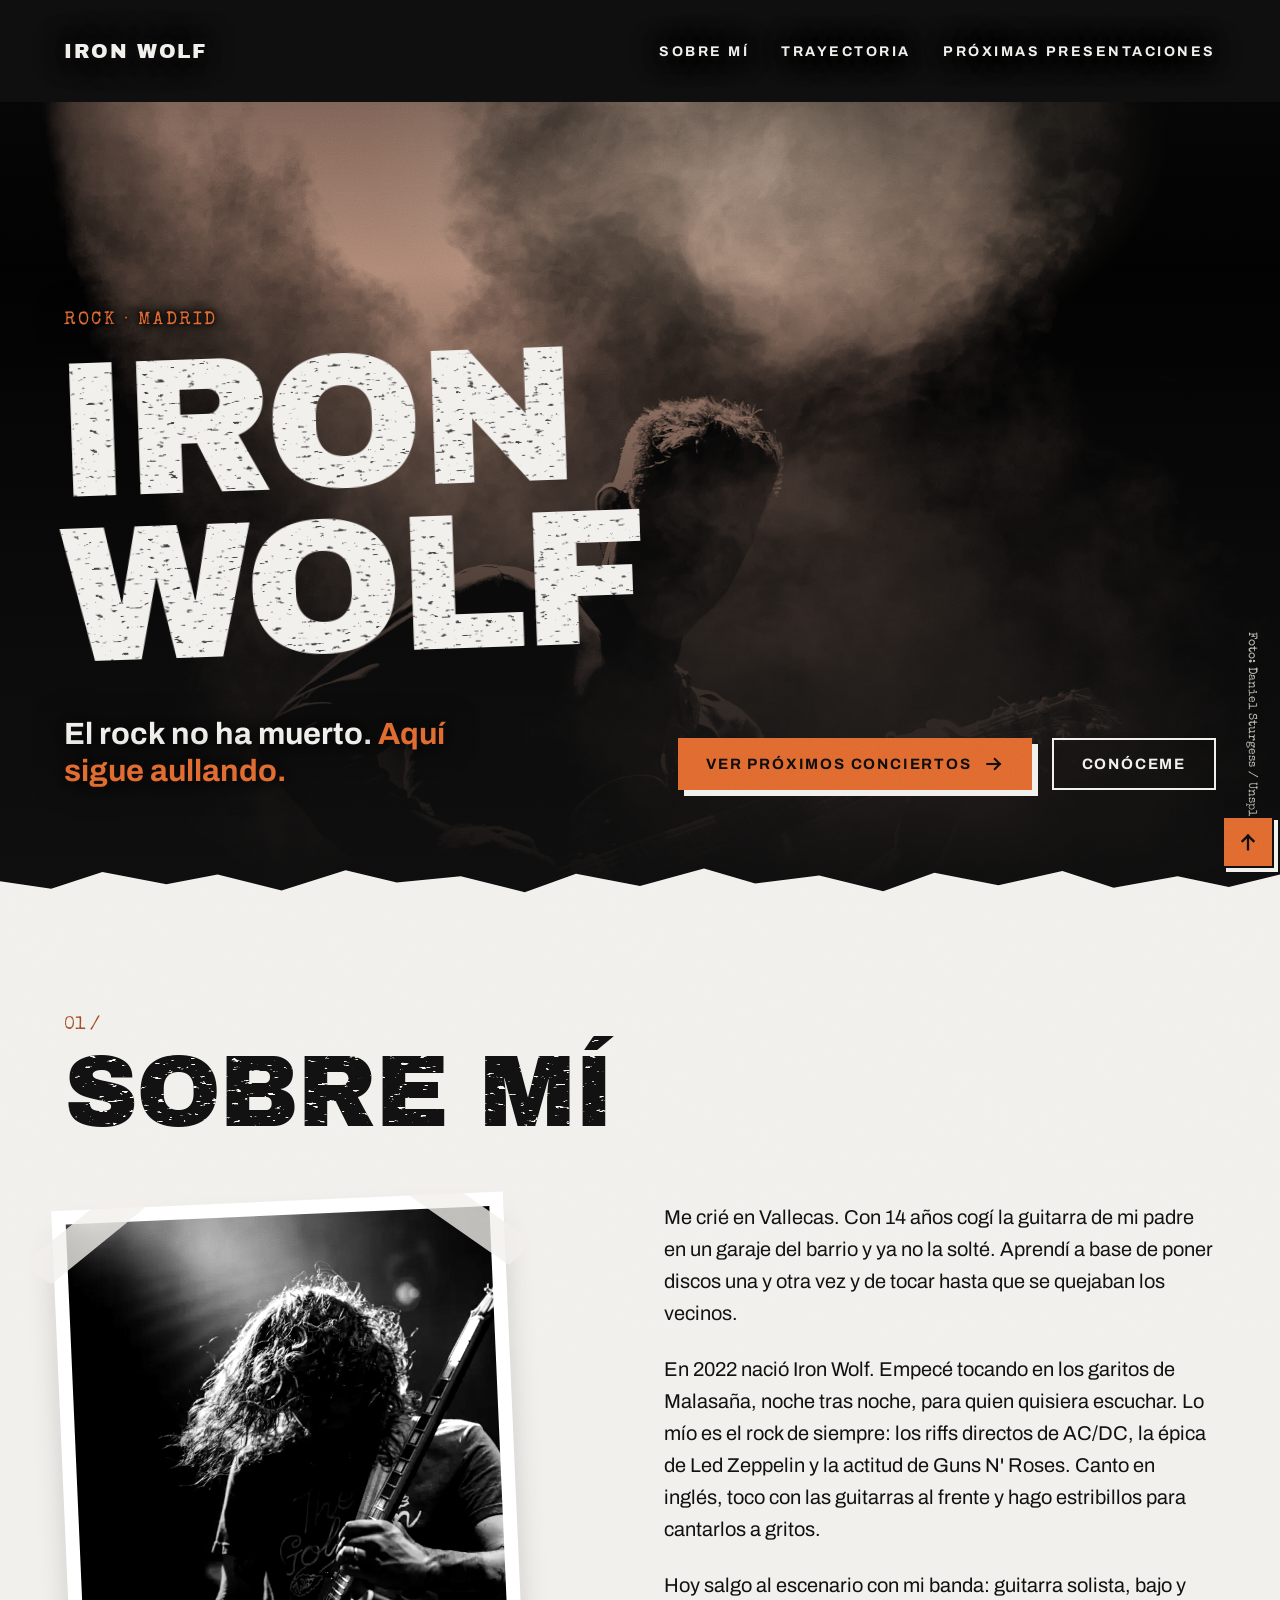
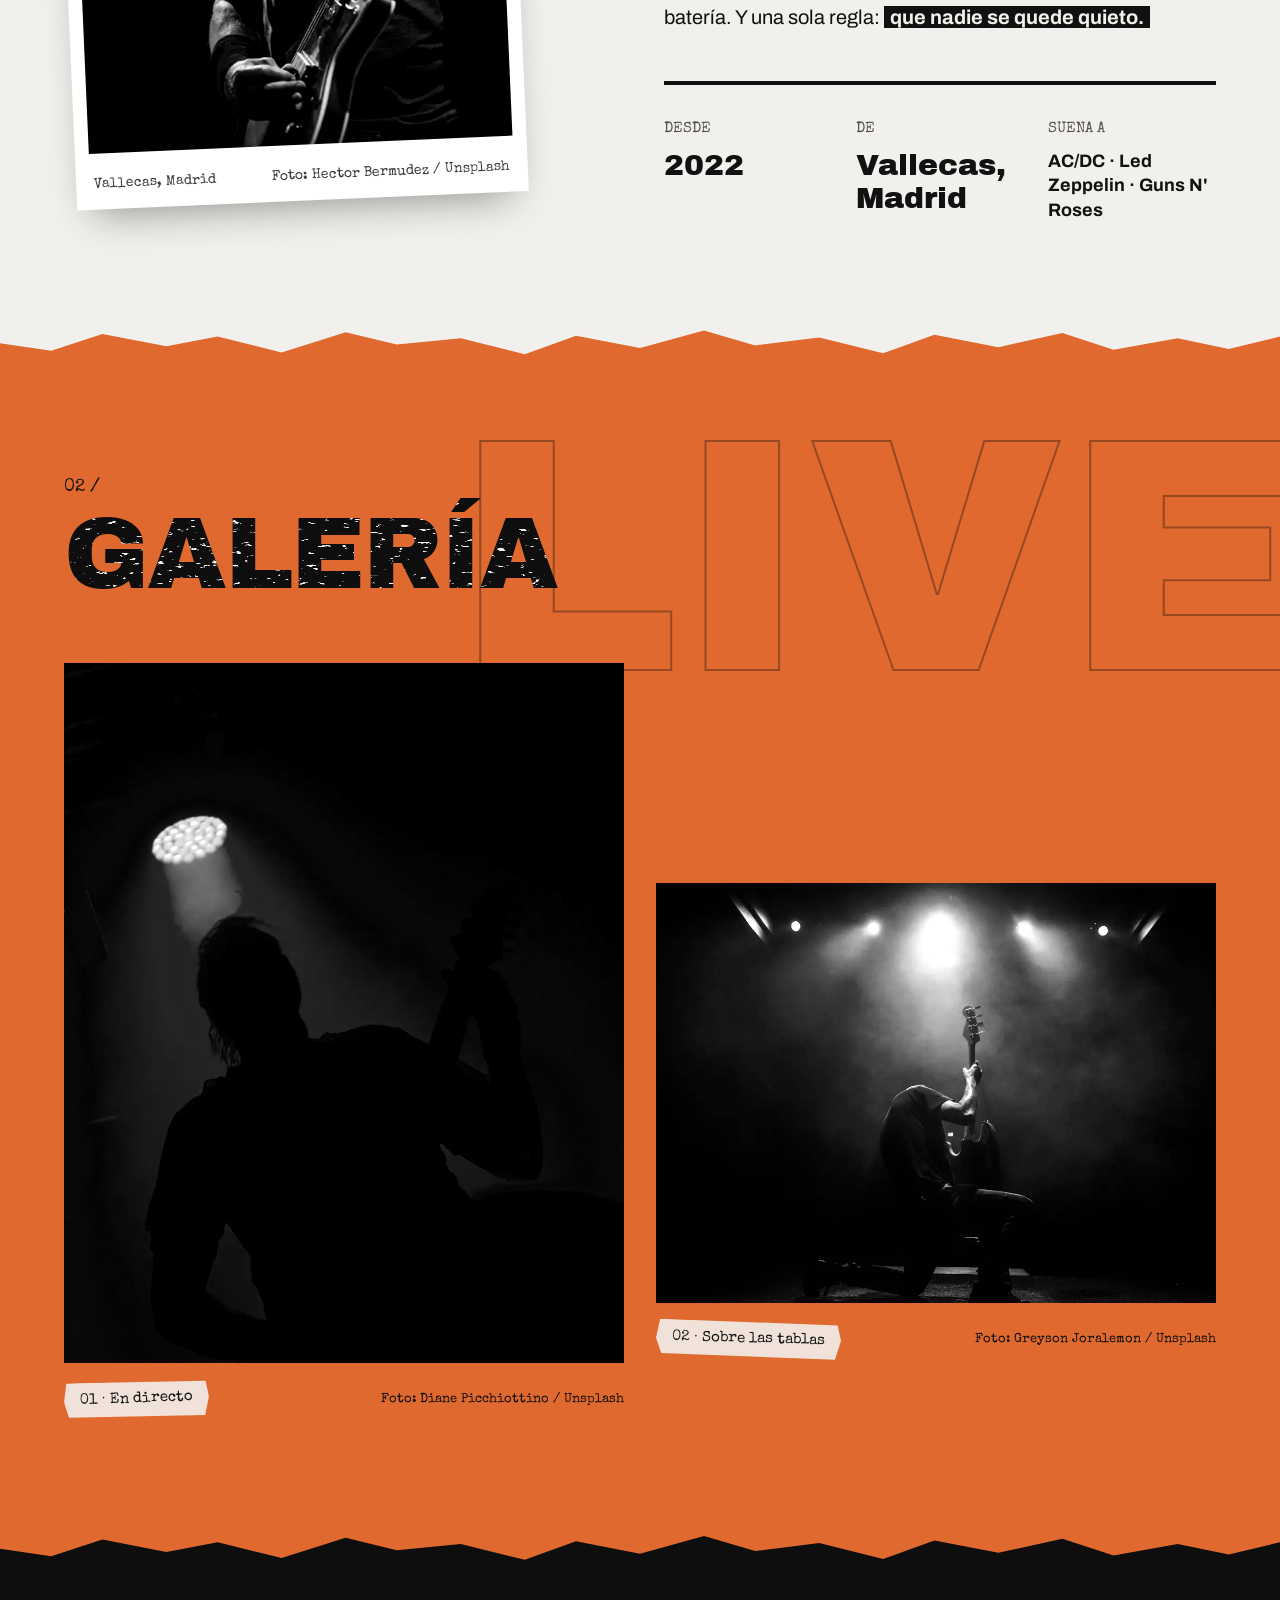
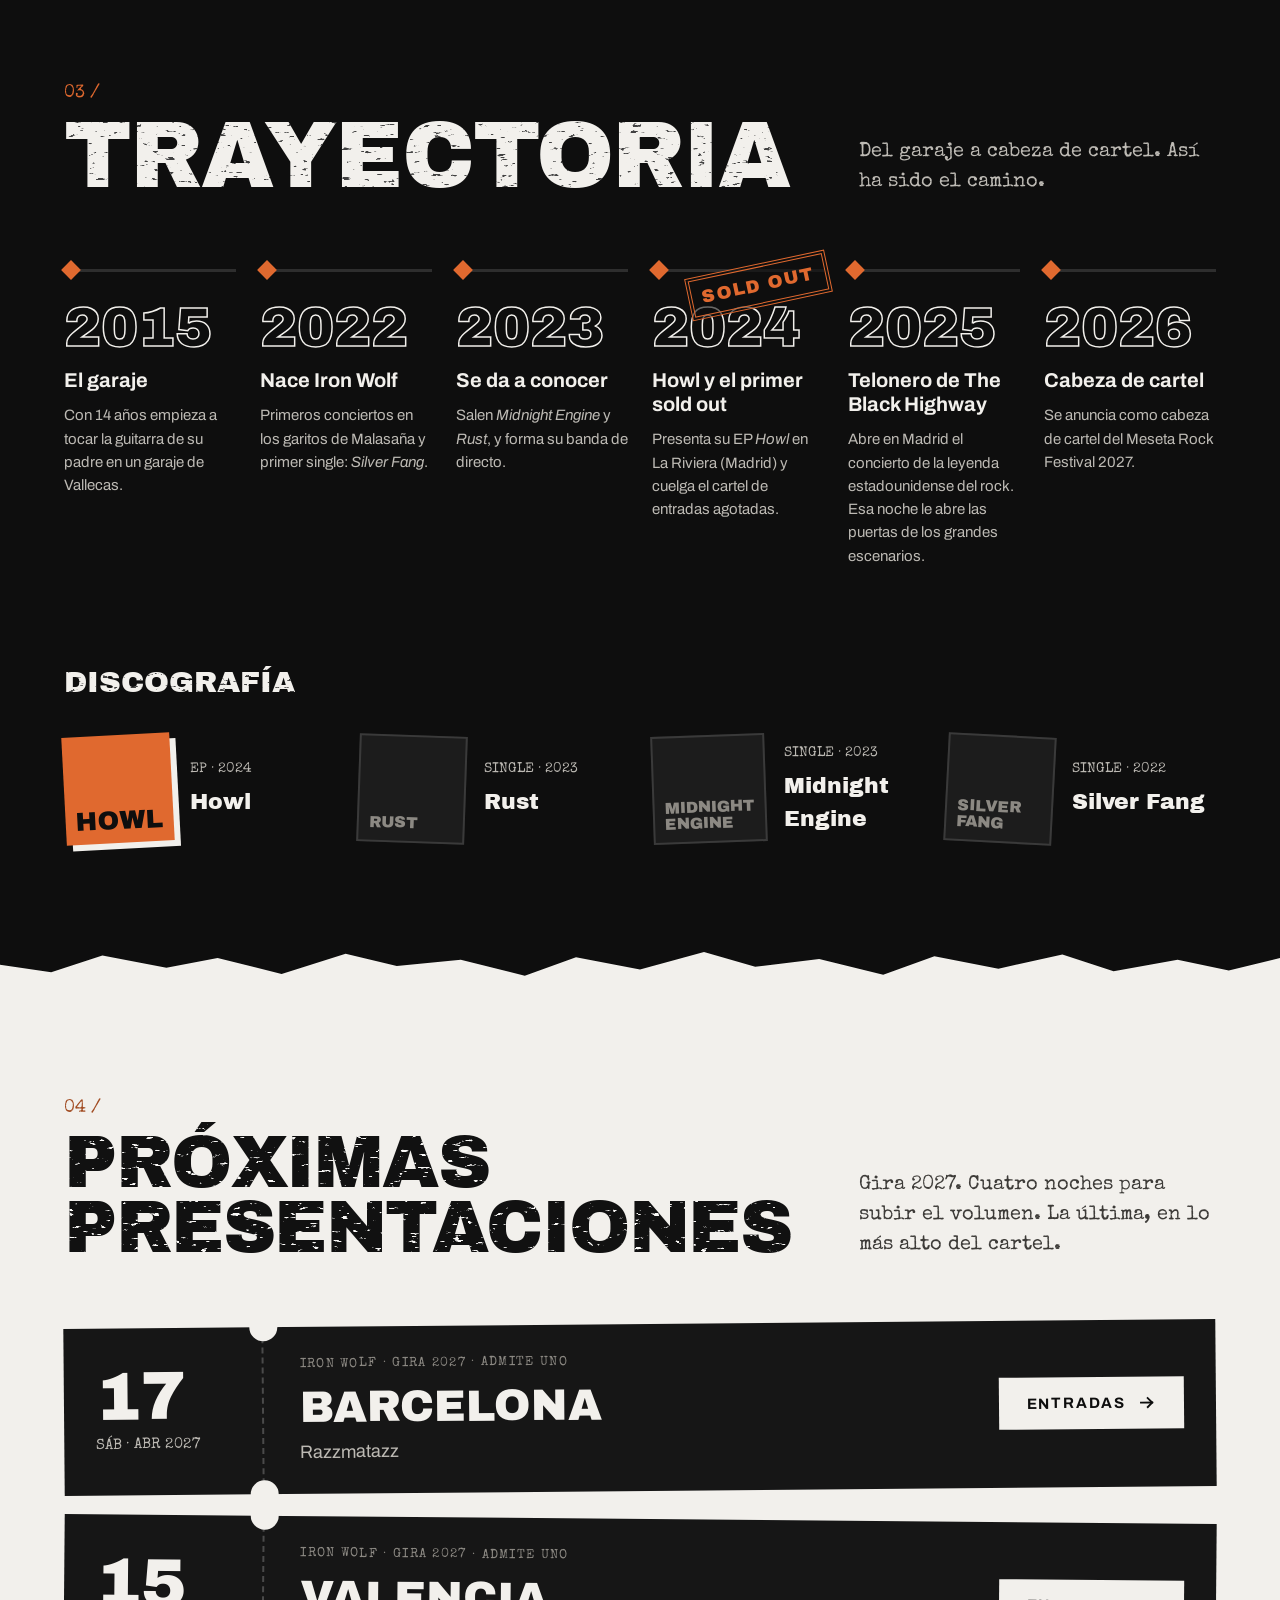
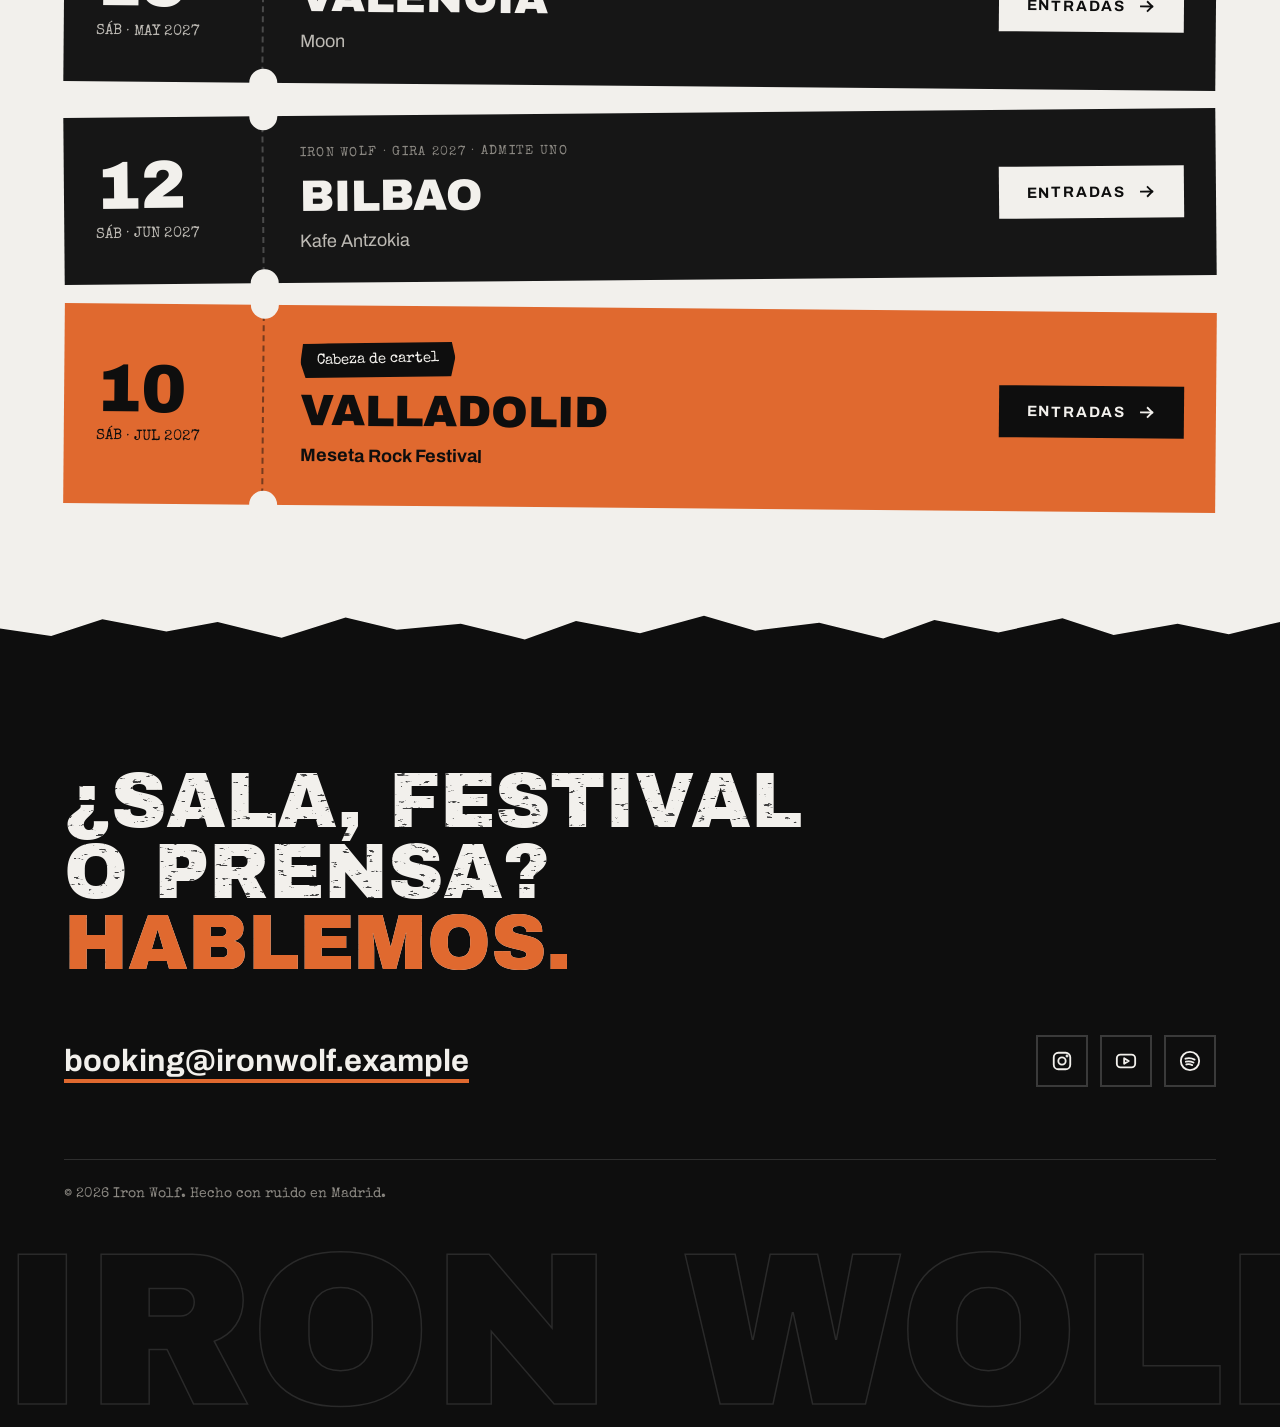
<file: index.html>
<!DOCTYPE html>
<html lang="es">
  <head>
    <meta charset="utf-8">
    <meta name="viewport" content="width=device-width, initial-scale=1">
    <title>Iron Wolf · Rock desde Madrid · Gira 2027</title>
    <meta name="description" content="Iron Wolf, rock desde Vallecas. Conoce su historia, su EP Howl y las fechas de la gira 2027: Barcelona, Valencia, Bilbao y Meseta Rock Festival.">
    <meta name="theme-color" content="#0E0E0E">
    <link rel="icon" href="assets/favicon.svg" type="image/svg+xml">

    <meta property="og:type" content="website">
    <meta property="og:title" content="Iron Wolf · Gira 2027">
    <meta property="og:description" content="El rock no ha muerto. Aquí sigue aullando. Barcelona, Valencia, Bilbao y Meseta Rock Festival.">
    <meta property="og:image" content="assets/images/og.jpg">
    <meta property="og:locale" content="es_ES">
    <meta name="twitter:card" content="summary_large_image">

    <link rel="preconnect" href="https://fonts.googleapis.com">
    <link rel="preconnect" href="https://fonts.gstatic.com" crossorigin>
    <link href="https://fonts.googleapis.com/css2?family=Archivo+Black&family=Archivo:wght@400;500;700&family=Special+Elite&display=swap" rel="stylesheet">
    <link rel="stylesheet" href="styles.css">

    <script type="application/ld+json">
      {
        "@context": "https://schema.org",
        "@graph": [
          {
            "@type": "MusicGroup",
            "@id": "#iron-wolf",
            "name": "Iron Wolf",
            "description": "Iron Wolf, rock desde Vallecas. Conoce su historia, su EP Howl y las fechas de la gira 2027: Barcelona, Valencia, Bilbao y Meseta Rock Festival.",
            "genre": "Rock",
            "foundingDate": "2022",
            "foundingLocation": {
              "@type": "Place",
              "name": "Vallecas, Madrid",
              "address": {
                "@type": "PostalAddress",
                "addressLocality": "Madrid",
                "addressCountry": "ES"
              }
            },
            "image": "assets/images/hero.webp",
            "email": "booking@ironwolf.example",
            "album": {
              "@id": "#howl"
            },
            "track": [
              {
                "@id": "#silver-fang"
              },
              {
                "@id": "#midnight-engine"
              },
              {
                "@id": "#rust"
              }
            ]
          },
          {
            "@type": "MusicAlbum",
            "@id": "#howl",
            "name": "Howl",
            "albumReleaseType": "https://schema.org/EPRelease",
            "datePublished": "2024",
            "byArtist": {
              "@id": "#iron-wolf"
            }
          },
          {
            "@type": "MusicRecording",
            "@id": "#silver-fang",
            "name": "Silver Fang",
            "datePublished": "2022",
            "byArtist": {
              "@id": "#iron-wolf"
            }
          },
          {
            "@type": "MusicRecording",
            "@id": "#midnight-engine",
            "name": "Midnight Engine",
            "datePublished": "2023",
            "byArtist": {
              "@id": "#iron-wolf"
            }
          },
          {
            "@type": "MusicRecording",
            "@id": "#rust",
            "name": "Rust",
            "datePublished": "2023",
            "byArtist": {
              "@id": "#iron-wolf"
            }
          },
          {
            "@type": "MusicEvent",
            "name": "Iron Wolf · Gira 2027 · Barcelona",
            "startDate": "2027-04-17",
            "eventStatus": "https://schema.org/EventScheduled",
            "eventAttendanceMode": "https://schema.org/OfflineEventAttendanceMode",
            "location": {
              "@type": "MusicVenue",
              "name": "Razzmatazz",
              "address": {
                "@type": "PostalAddress",
                "streetAddress": "C/ Almogàvers 122",
                "addressLocality": "Barcelona",
                "addressCountry": "ES"
              }
            },
            "performer": {
              "@id": "#iron-wolf"
            },
            "image": "assets/images/hero.webp",
            "offers": {
              "@type": "Offer",
              "url": "https://example.com/entradas/barcelona-2027-04-17"
            }
          },
          {
            "@type": "MusicEvent",
            "name": "Iron Wolf · Gira 2027 · Valencia",
            "startDate": "2027-05-15",
            "eventStatus": "https://schema.org/EventScheduled",
            "eventAttendanceMode": "https://schema.org/OfflineEventAttendanceMode",
            "location": {
              "@type": "MusicVenue",
              "name": "Moon",
              "address": {
                "@type": "PostalAddress",
                "streetAddress": "Calle San Vicente 200",
                "addressLocality": "Valencia",
                "addressCountry": "ES"
              }
            },
            "performer": {
              "@id": "#iron-wolf"
            },
            "image": "assets/images/hero.webp",
            "offers": {
              "@type": "Offer",
              "url": "https://example.com/entradas/valencia-2027-05-15"
            }
          },
          {
            "@type": "MusicEvent",
            "name": "Iron Wolf · Gira 2027 · Bilbao",
            "startDate": "2027-06-12",
            "eventStatus": "https://schema.org/EventScheduled",
            "eventAttendanceMode": "https://schema.org/OfflineEventAttendanceMode",
            "location": {
              "@type": "MusicVenue",
              "name": "Kafe Antzokia",
              "address": {
                "@type": "PostalAddress",
                "streetAddress": "San Vicente 2",
                "postalCode": "48001",
                "addressLocality": "Bilbao",
                "addressCountry": "ES"
              }
            },
            "performer": {
              "@id": "#iron-wolf"
            },
            "image": "assets/images/hero.webp",
            "offers": {
              "@type": "Offer",
              "url": "https://example.com/entradas/bilbao-2027-06-12"
            }
          },
          {
            "@type": "MusicEvent",
            "name": "Meseta Rock Festival 2027",
            "startDate": "2027-07-10",
            "eventStatus": "https://schema.org/EventScheduled",
            "eventAttendanceMode": "https://schema.org/OfflineEventAttendanceMode",
            "location": {
              "@type": "MusicVenue",
              "name": "Meseta Rock Festival",
              "address": {
                "@type": "PostalAddress",
                "addressLocality": "Valladolid",
                "addressCountry": "ES"
              }
            },
            "performer": {
              "@id": "#iron-wolf"
            },
            "image": "assets/images/hero.webp",
            "offers": {
              "@type": "Offer",
              "url": "https://example.com/entradas/valladolid-2027-07-10"
            }
          }
        ]
      }
    </script>
  </head>
  <body>
    <a class="skip-link" href="#contenido">Saltar al contenido</a>

    <header class="site-header" id="cabecera">
      <div class="wrap site-header__inner">
        <a class="site-header__logo" href="#inicio">Iron Wolf</a>
        <nav class="nav" aria-label="Navegación principal">
          <a class="nav__toggle nav__toggle--open" href="#menu">
            <svg class="nav__icon" width="22" height="22" viewBox="0 0 24 24" fill="none" stroke="currentColor" stroke-width="2.5" stroke-linecap="square" aria-hidden="true" focusable="false"><path d="M3 6h18"/><path d="M3 12h18"/><path d="M3 18h18"/></svg>
            Menú
          </a>
          <div class="nav__panel" id="menu">
            <a class="nav__toggle nav__toggle--close" href="#cabecera" aria-label="Cerrar menú">
              <svg class="nav__icon" width="22" height="22" viewBox="0 0 24 24" fill="none" stroke="currentColor" stroke-width="2.5" stroke-linecap="square" aria-hidden="true" focusable="false"><path d="M5 5l14 14"/><path d="M19 5L5 19"/></svg>
              Cerrar
            </a>
            <ul class="nav__list">
              <li>
                <a class="nav__link" href="#sobre-mi">
                  <span class="nav__num" aria-hidden="true">01 /</span>
                  Sobre mí
                  <svg class="nav__arrow" width="18" height="18" viewBox="0 0 24 24" fill="none" stroke="currentColor" stroke-width="2.5" stroke-linecap="square" aria-hidden="true" focusable="false"><path d="M4 12h15"/><path d="M13 6l6 6-6 6"/></svg>
                </a>
              </li>
              <li>
                <a class="nav__link" href="#trayectoria">
                  <span class="nav__num" aria-hidden="true">03 /</span>
                  Trayectoria
                  <svg class="nav__arrow" width="18" height="18" viewBox="0 0 24 24" fill="none" stroke="currentColor" stroke-width="2.5" stroke-linecap="square" aria-hidden="true" focusable="false"><path d="M4 12h15"/><path d="M13 6l6 6-6 6"/></svg>
                </a>
              </li>
              <li>
                <a class="nav__link" href="#presentaciones">
                  <span class="nav__num" aria-hidden="true">04 /</span>
                  Próximas presentaciones
                  <svg class="nav__arrow" width="18" height="18" viewBox="0 0 24 24" fill="none" stroke="currentColor" stroke-width="2.5" stroke-linecap="square" aria-hidden="true" focusable="false"><path d="M4 12h15"/><path d="M13 6l6 6-6 6"/></svg>
                </a>
              </li>
            </ul>
          </div>
        </nav>
      </div>
    </header>

    <main id="contenido">
      <section class="hero" id="inicio" aria-labelledby="inicio-titulo">
        <img class="hero__photo" src="assets/images/hero.webp" alt="Iron Wolf a contraluz tocando la guitarra entre el humo del escenario" width="1600" height="2400" fetchpriority="high">
        <div class="hero__tint" aria-hidden="true"></div>
        <div class="hero__light" aria-hidden="true"></div>
        <div class="hero__shade" aria-hidden="true"></div>
        <div class="wrap hero__content">
          <p class="hero__kicker">Rock · Madrid</p>
          <h1 class="hero__title" id="inicio-titulo">
            <span class="hero__line"><span class="hero__line-inner">Iron</span></span>
            <span class="hero__line"><span class="hero__line-inner">Wolf</span></span>
          </h1>
          <p class="hero__tagline">El rock no ha muerto. <span class="hero__tagline-end">Aquí sigue aullando.</span></p>
          <p class="hero__actions">
            <a class="btn btn--primary" href="#presentaciones">
              Ver próximos conciertos
              <svg class="btn__arrow" width="20" height="20" viewBox="0 0 24 24" fill="none" stroke="currentColor" stroke-width="2.5" stroke-linecap="square" aria-hidden="true" focusable="false"><path d="M4 12h15"/><path d="M13 6l6 6-6 6"/></svg>
            </a>
            <a class="btn btn--ghost" href="#sobre-mi">Conóceme</a>
          </p>
        </div>
        <p class="hero__credit"><small>Foto: Daniel Sturgess / Unsplash</small></p>
        <div class="tear tear--paper" aria-hidden="true"></div>
      </section>

      <section class="section about" id="sobre-mi" aria-labelledby="sobre-mi-titulo">
        <div class="wrap">
          <p class="section__num" aria-hidden="true">01 /</p>
          <h2 class="section__title" id="sobre-mi-titulo">Sobre mí</h2>
          <div class="about__grid">
            <figure class="polaroid">
              <span class="polaroid__tape polaroid__tape--left" aria-hidden="true"></span>
              <span class="polaroid__tape polaroid__tape--right" aria-hidden="true"></span>
              <img class="polaroid__img" src="assets/images/about.webp" alt="Iron Wolf con la melena al aire tocando la guitarra eléctrica" width="1200" height="801" loading="lazy">
              <figcaption class="polaroid__caption">
                <span>Vallecas, Madrid</span>
                <span>Foto: Hector Bermudez / Unsplash</span>
              </figcaption>
            </figure>
            <div class="about__text">
              <p>Me crié en Vallecas. Con 14 años cogí la guitarra de mi padre en un garaje del barrio y ya no la solté. Aprendí a base de poner discos una y otra vez y de tocar hasta que se quejaban los vecinos.</p>
              <p>En 2022 nació Iron Wolf. Empecé tocando en los garitos de Malasaña, noche tras noche, para quien quisiera escuchar. Lo mío es el rock de siempre: los riffs directos de AC/DC, la épica de Led Zeppelin y la actitud de Guns N' Roses. Canto en inglés, toco con las guitarras al frente y hago estribillos para cantarlos a gritos.</p>
              <p>Hoy salgo al escenario con mi banda: guitarra solista, bajo y batería. Y una sola regla: <strong>que nadie se quede quieto.</strong></p>
              <dl class="facts">
                <div class="facts__item">
                  <dt>Desde</dt>
                  <dd>2022</dd>
                </div>
                <div class="facts__item">
                  <dt>De</dt>
                  <dd>Vallecas, Madrid</dd>
                </div>
                <div class="facts__item">
                  <dt>Suena a</dt>
                  <dd>AC/DC · Led Zeppelin · Guns N' Roses</dd>
                </div>
              </dl>
            </div>
          </div>
        </div>
        <div class="tear tear--accent" aria-hidden="true"></div>
      </section>

      <section class="section gallery" id="galeria" aria-labelledby="galeria-titulo">
        <p class="gallery__word" aria-hidden="true">LIVE</p>
        <div class="wrap">
          <p class="section__num" aria-hidden="true">02 /</p>
          <h2 class="section__title" id="galeria-titulo">Galería</h2>
          <div class="gallery__grid">
            <figure class="shot shot--1">
              <div class="shot__frame">
                <div class="shot__img shot__img--live-1" role="img" aria-label="Iron Wolf en silueta tocando la guitarra bajo un foco"></div>
                <span class="shot__flash" aria-hidden="true"></span>
                <span class="shot__curtain" aria-hidden="true"></span>
              </div>
              <figcaption class="shot__caption">
                <span class="tape">01 · En directo</span>
                <span class="shot__credit">Foto: Diane Picchiottino / Unsplash</span>
              </figcaption>
            </figure>
            <figure class="shot shot--2">
              <div class="shot__frame">
                <div class="shot__img shot__img--live-2" role="img" aria-label="Iron Wolf de rodillas con la guitarra bajo los focos del escenario"></div>
                <span class="shot__flash" aria-hidden="true"></span>
                <span class="shot__curtain" aria-hidden="true"></span>
              </div>
              <figcaption class="shot__caption">
                <span class="tape">02 · Sobre las tablas</span>
                <span class="shot__credit">Foto: Greyson Joralemon / Unsplash</span>
              </figcaption>
            </figure>
          </div>
        </div>
        <div class="tear tear--ink" aria-hidden="true"></div>
      </section>

      <section class="section career" id="trayectoria" aria-labelledby="trayectoria-titulo">
        <div class="wrap">
          <p class="section__num" aria-hidden="true">03 /</p>
          <div class="section__head">
            <h2 class="section__title" id="trayectoria-titulo">Trayectoria</h2>
            <p class="section__lead">Del garaje a cabeza de cartel. Así ha sido el camino.</p>
          </div>
          <ol class="timeline">
            <li class="milestone">
              <span class="milestone__mark" aria-hidden="true"></span>
              <time class="milestone__year" datetime="2015">2015</time>
              <h3 class="milestone__title">El garaje</h3>
              <p class="milestone__text">Con 14 años empieza a tocar la guitarra de su padre en un garaje de Vallecas.</p>
            </li>
            <li class="milestone">
              <span class="milestone__mark" aria-hidden="true"></span>
              <time class="milestone__year" datetime="2022">2022</time>
              <h3 class="milestone__title">Nace Iron Wolf</h3>
              <p class="milestone__text">Primeros conciertos en los garitos de Malasaña y primer single: <cite>Silver Fang</cite>.</p>
            </li>
            <li class="milestone">
              <span class="milestone__mark" aria-hidden="true"></span>
              <time class="milestone__year" datetime="2023">2023</time>
              <h3 class="milestone__title">Se da a conocer</h3>
              <p class="milestone__text">Salen <cite>Midnight Engine</cite> y <cite>Rust</cite>, y forma su banda de directo.</p>
            </li>
            <li class="milestone milestone--sold-out">
              <span class="milestone__mark" aria-hidden="true"></span>
              <span class="stamp" aria-hidden="true">SOLD OUT</span>
              <time class="milestone__year" datetime="2024">2024</time>
              <h3 class="milestone__title"><cite>Howl</cite> y el primer sold out</h3>
              <p class="milestone__text">Presenta su EP <cite>Howl</cite> en La Riviera (Madrid) y cuelga el cartel de entradas agotadas.</p>
            </li>
            <li class="milestone">
              <span class="milestone__mark" aria-hidden="true"></span>
              <time class="milestone__year" datetime="2025">2025</time>
              <h3 class="milestone__title">Telonero de The Black Highway</h3>
              <p class="milestone__text">Abre en Madrid el concierto de la leyenda estadounidense del rock. Esa noche le abre las puertas de los grandes escenarios.</p>
            </li>
            <li class="milestone">
              <span class="milestone__mark" aria-hidden="true"></span>
              <time class="milestone__year" datetime="2026">2026</time>
              <h3 class="milestone__title">Cabeza de cartel</h3>
              <p class="milestone__text">Se anuncia como cabeza de cartel del Meseta Rock Festival 2027.</p>
            </li>
          </ol>

          <h3 class="discography__title">Discografía</h3>
          <ul class="discography">
            <li class="release">
              <div class="release__cover release__cover--ep" aria-hidden="true">Howl</div>
              <div class="release__info">
                <p class="release__meta">EP · <time datetime="2024">2024</time></p>
                <p class="release__name"><cite>Howl</cite></p>
              </div>
            </li>
            <li class="release">
              <div class="release__cover" aria-hidden="true">Rust</div>
              <div class="release__info">
                <p class="release__meta">Single · <time datetime="2023">2023</time></p>
                <p class="release__name"><cite>Rust</cite></p>
              </div>
            </li>
            <li class="release">
              <div class="release__cover" aria-hidden="true">Midnight Engine</div>
              <div class="release__info">
                <p class="release__meta">Single · <time datetime="2023">2023</time></p>
                <p class="release__name"><cite>Midnight Engine</cite></p>
              </div>
            </li>
            <li class="release">
              <div class="release__cover" aria-hidden="true">Silver Fang</div>
              <div class="release__info">
                <p class="release__meta">Single · <time datetime="2022">2022</time></p>
                <p class="release__name"><cite>Silver Fang</cite></p>
              </div>
            </li>
          </ul>
        </div>
        <div class="tear tear--paper" aria-hidden="true"></div>
      </section>
      <section class="section shows" id="presentaciones" aria-labelledby="presentaciones-titulo">
        <div class="wrap">
          <p class="section__num" aria-hidden="true">04 /</p>
          <div class="section__head">
            <h2 class="section__title section__title--long" id="presentaciones-titulo">Próximas presentaciones</h2>
            <p class="section__lead">Gira 2027. Cuatro noches para subir el volumen. La última, en lo más alto del cartel.</p>
          </div>
          <ol class="tickets">
            <li class="ticket">
              <span class="ticket__notch ticket__notch--top" aria-hidden="true"></span>
              <span class="ticket__notch ticket__notch--bottom" aria-hidden="true"></span>
              <time class="ticket__stub" datetime="2027-04-17"><span class="ticket__day">17</span><span class="ticket__sep"> · </span><span class="ticket__date">Sáb · Abr 2027</span></time>
              <div class="ticket__body">
                <p class="ticket__small">Iron Wolf · Gira 2027 · Admite uno</p>
                <h3 class="ticket__city">Barcelona</h3>
                <p class="ticket__venue">Razzmatazz</p>
              </div>
              <p class="ticket__action">
                <a class="btn btn--ticket" href="https://example.com/entradas/barcelona-2027-04-17" aria-label="Entradas para Barcelona, Razzmatazz, 17 de abril de 2027">
                  Entradas
                  <svg class="btn__arrow" width="18" height="18" viewBox="0 0 24 24" fill="none" stroke="currentColor" stroke-width="2.5" stroke-linecap="square" aria-hidden="true" focusable="false"><path d="M4 12h15"/><path d="M13 6l6 6-6 6"/></svg>
                </a>
              </p>
            </li>
            <li class="ticket">
              <span class="ticket__notch ticket__notch--top" aria-hidden="true"></span>
              <span class="ticket__notch ticket__notch--bottom" aria-hidden="true"></span>
              <time class="ticket__stub" datetime="2027-05-15"><span class="ticket__day">15</span><span class="ticket__sep"> · </span><span class="ticket__date">Sáb · May 2027</span></time>
              <div class="ticket__body">
                <p class="ticket__small">Iron Wolf · Gira 2027 · Admite uno</p>
                <h3 class="ticket__city">Valencia</h3>
                <p class="ticket__venue">Moon</p>
              </div>
              <p class="ticket__action">
                <a class="btn btn--ticket" href="https://example.com/entradas/valencia-2027-05-15" aria-label="Entradas para Valencia, Moon, 15 de mayo de 2027">
                  Entradas
                  <svg class="btn__arrow" width="18" height="18" viewBox="0 0 24 24" fill="none" stroke="currentColor" stroke-width="2.5" stroke-linecap="square" aria-hidden="true" focusable="false"><path d="M4 12h15"/><path d="M13 6l6 6-6 6"/></svg>
                </a>
              </p>
            </li>
            <li class="ticket">
              <span class="ticket__notch ticket__notch--top" aria-hidden="true"></span>
              <span class="ticket__notch ticket__notch--bottom" aria-hidden="true"></span>
              <time class="ticket__stub" datetime="2027-06-12"><span class="ticket__day">12</span><span class="ticket__sep"> · </span><span class="ticket__date">Sáb · Jun 2027</span></time>
              <div class="ticket__body">
                <p class="ticket__small">Iron Wolf · Gira 2027 · Admite uno</p>
                <h3 class="ticket__city">Bilbao</h3>
                <p class="ticket__venue">Kafe Antzokia</p>
              </div>
              <p class="ticket__action">
                <a class="btn btn--ticket" href="https://example.com/entradas/bilbao-2027-06-12" aria-label="Entradas para Bilbao, Kafe Antzokia, 12 de junio de 2027">
                  Entradas
                  <svg class="btn__arrow" width="18" height="18" viewBox="0 0 24 24" fill="none" stroke="currentColor" stroke-width="2.5" stroke-linecap="square" aria-hidden="true" focusable="false"><path d="M4 12h15"/><path d="M13 6l6 6-6 6"/></svg>
                </a>
              </p>
            </li>
            <li class="ticket ticket--festival">
              <span class="ticket__notch ticket__notch--top" aria-hidden="true"></span>
              <span class="ticket__notch ticket__notch--bottom" aria-hidden="true"></span>
              <time class="ticket__stub" datetime="2027-07-10"><span class="ticket__day">10</span><span class="ticket__sep"> · </span><span class="ticket__date">Sáb · Jul 2027</span></time>
              <div class="ticket__body">
                <p class="ticket__label"><span class="tape tape--ink">Cabeza de cartel</span></p>
                <h3 class="ticket__city">Valladolid</h3>
                <p class="ticket__venue">Meseta Rock Festival</p>
              </div>
              <p class="ticket__action">
                <a class="btn btn--ticket-dark" href="https://example.com/entradas/valladolid-2027-07-10" aria-label="Entradas para Valladolid, Meseta Rock Festival, 10 de julio de 2027">
                  Entradas
                  <svg class="btn__arrow" width="18" height="18" viewBox="0 0 24 24" fill="none" stroke="currentColor" stroke-width="2.5" stroke-linecap="square" aria-hidden="true" focusable="false"><path d="M4 12h15"/><path d="M13 6l6 6-6 6"/></svg>
                </a>
              </p>
            </li>
          </ol>
        </div>
        <div class="tear tear--ink" aria-hidden="true"></div>
      </section>
    </main>

    <footer class="site-footer">
      <div class="wrap">
        <h2 class="site-footer__title">¿Sala, festival o prensa? <span class="site-footer__accent">Hablemos.</span></h2>
        <div class="site-footer__contact">
          <address class="site-footer__address">
            <a class="mail" href="mailto:booking@ironwolf.example">booking@ironwolf.example</a>
          </address>
          <ul class="social">
            <li>
              <a class="social__link" href="https://example.com/instagram" aria-label="Iron Wolf en Instagram">
                <svg width="22" height="22" viewBox="0 0 24 24" fill="none" stroke="currentColor" stroke-width="2" aria-hidden="true" focusable="false"><rect x="3" y="3" width="18" height="18" rx="5"/><circle cx="12" cy="12" r="4"/><circle cx="17.5" cy="6.5" r="0.6"/></svg>
              </a>
            </li>
            <li>
              <a class="social__link" href="https://example.com/youtube" aria-label="Iron Wolf en YouTube">
                <svg width="22" height="22" viewBox="0 0 24 24" fill="none" stroke="currentColor" stroke-width="2" stroke-linejoin="round" aria-hidden="true" focusable="false"><rect x="2" y="5" width="20" height="14" rx="4"/><path d="M10 9l5 3-5 3z"/></svg>
              </a>
            </li>
            <li>
              <a class="social__link" href="https://example.com/spotify" aria-label="Iron Wolf en Spotify">
                <svg width="22" height="22" viewBox="0 0 24 24" fill="none" stroke="currentColor" stroke-width="2" stroke-linecap="round" aria-hidden="true" focusable="false"><circle cx="12" cy="12" r="10"/><path d="M7 9.5c3.5-1 7-.6 10 1"/><path d="M7.5 12.8c3-.8 5.8-.4 8.3.9"/><path d="M8 15.8c2.3-.6 4.5-.3 6.4.7"/></svg>
              </a>
            </li>
          </ul>
        </div>
        <p class="site-footer__copy"><small>© 2026 Iron Wolf. Hecho con ruido en Madrid.</small></p>
      </div>
      <p class="site-footer__word" aria-hidden="true">IRON WOLF</p>
    </footer>

    <a class="to-top" href="#inicio" aria-label="Volver al inicio">
      <svg width="22" height="22" viewBox="0 0 24 24" fill="none" stroke="currentColor" stroke-width="2.5" stroke-linecap="square" aria-hidden="true" focusable="false"><path d="M12 20V5"/><path d="M6 11l6-6 6 6"/></svg>
    </a>

    <div class="grain" aria-hidden="true"></div>
  </body>
</html>
</file>
<file: styles.css>
/* =========================================================================
   Iron Wolf — styles.css
   Todos los estilos de la web. Reglas: .agents/rules/css.md
   Valores: DESIGN.md (manda) y design/mockup-propuesta-2.html (referencia).
   Primero móvil: la base es para móvil y el bloque 7 añade el escritorio.
   ========================================================================= */


/* 1. Variables ============================================================ */

:root {
  /* Colores (DESIGN.md §2). No se usa ningún color fuera de esta lista. */
  --color-ink: #0E0E0E;
  --color-ink-2: #161616;
  --color-paper: #F2F0EC;
  --color-white: #FFFFFF;
  --color-accent: #E0692F;
  --color-accent-ink: #A04A20;
  --color-text-dark: #111111;
  --color-muted-dark: #3D3B38;
  --color-label-dark: #55534F;
  --color-muted-light: #BDBAB4;
  --color-label-light: #8C8983;
  --color-line-dark: #2E2E2E;
  --color-line-mid: #3A3A3A;
  --color-cover: #1C1C1C;
  --color-outline: #2A2A2A;
  --color-line-stub: #4A4A4A;
  --color-light: #FFE2BE;

  /* Fuentes (DESIGN.md §3) */
  --font-display: "Archivo Black", "Arial Black", sans-serif;
  --font-body: "Archivo", system-ui, sans-serif;
  --font-type: "Special Elite", ui-monospace, monospace;

  /* Medidas (DESIGN.md §4) */
  --max-width: 1440px;
  --gutter: 20px;
  --section-pad-top: 112px;
  --section-pad-bottom: 140px;
  --tear-height: 44px;
  /* Alto de la cabecera fija: 24px + fila de 54px + 24px */
  --header-height: 102px;
  /* Dientes del borde rasgado (DESIGN.md §5.3) */
  --tear-shape: polygon(0 100%, 0 55%, 4% 72%, 8% 34%, 13% 62%, 17% 40%, 22% 76%, 27% 30%, 31% 58%, 36% 44%, 41% 80%, 45% 38%, 50% 66%, 55% 26%, 59% 60%, 64% 42%, 69% 78%, 73% 36%, 78% 64%, 83% 32%, 87% 70%, 92% 44%, 96% 68%, 100% 40%, 100% 100%);

  /* Texturas (DESIGN.md §5) */
  --texture-noise: url("assets/textures/noise.svg");
  --texture-wear-dark: url("assets/textures/wear-dark.svg");
  --texture-wear-light: url("assets/textures/wear-light.svg");
}


/* 2. Base ================================================================= */

*,
*::before,
*::after {
  box-sizing: border-box;
}

html {
  /* Hueco para la cabecera fija (arriba) y el botón "Volver al inicio"
     (abajo): al saltar a un ancla o moverse con el teclado, el navegador
     no deja nada debajo de ellos (WCAG 2.2, 2.4.11) */
  scroll-padding-top: var(--header-height);
  scroll-padding-bottom: 84px;
  -webkit-text-size-adjust: 100%;
  text-size-adjust: 100%;
}

/* Desplazamiento suave en los enlaces internos, salvo si se ha pedido
   reducir el movimiento (DESIGN.md §7 y §12) */
@media (prefers-reduced-motion: no-preference) {
  html {
    scroll-behavior: smooth;
  }
}

body {
  margin: 0;
  overflow-x: clip;
  background: var(--color-ink);
  color: var(--color-paper);
  font-family: var(--font-body);
  font-size: 1rem;
  line-height: 1.5;
}

h1,
h2,
h3,
p,
figure,
dl,
dd {
  margin: 0;
}

a {
  color: inherit;
}

img {
  display: block;
  max-width: 100%;
  height: auto;
}

cite {
  font-style: normal;
}

small {
  font-size: inherit;
}

address {
  font-style: normal;
}

:focus-visible {
  outline: 3px solid var(--color-accent);
  outline-offset: 4px;
}

.skip-link {
  position: absolute;
  top: -80px;
  left: 16px;
  z-index: 60;
  padding: 12px 20px;
  background: var(--color-accent);
  color: var(--color-ink);
  font-weight: 700;
  text-decoration: none;
}

.skip-link:focus {
  top: 16px;
}

.hero,
.section {
  position: relative;
  min-height: 100svh;
}


/* 3. Utilidades =========================================================== */

.wrap {
  width: 100%;
  max-width: var(--max-width);
  margin-inline: auto;
  padding-inline: var(--gutter);
}

/* Separador " · " del talón: lo lee el lector de pantalla, pero no se ve */
.ticket__sep {
  position: absolute;
  width: 1px;
  height: 1px;
  margin: -1px;
  padding: 0;
  overflow: hidden;
  clip-path: inset(50%);
  white-space: nowrap;
  border: 0;
}


/* 4. Texturas ============================================================= */

/* Grano de película (DESIGN.md §5.1). Se anima en la fase 5. */
.grain {
  position: fixed;
  top: -50%;
  left: -50%;
  z-index: 50;
  width: 200%;
  height: 200%;
  background: var(--texture-noise) repeat;
  background-size: 300px 300px;
  opacity: 0.16;
  mix-blend-mode: overlay;
  pointer-events: none;
}

/* Tinta gastada dentro de las letras (DESIGN.md §5.2). Dos capas de fondo:
   la textura encima y el color del texto debajo. Si la textura no carga, el
   título se ve en su color liso. El texto sigue siendo texto real. */
.hero__line-inner,
.career .section__title,
.discography__title,
.site-footer__title,
.about .section__title,
.shows .section__title,
.gallery .section__title {
  /* La textura solo se pinta dentro de la caja: se amplía arriba y abajo
     para que no se corten las tildes ni la coma, sin mover el texto. */
  margin-block: -0.14em -0.08em;
  padding-block: 0.14em 0.08em;
  color: transparent;
  background-size: 500px 500px, auto;
  -webkit-background-clip: text;
  background-clip: text;
}

/* Títulos claros sobre fondo oscuro: arañazos oscuros */
.hero__line-inner,
.career .section__title,
.discography__title,
.site-footer__title {
  background-image: var(--texture-wear-dark), linear-gradient(var(--color-paper), var(--color-paper));
}

/* Títulos oscuros sobre fondo claro: arañazos claros */
.about .section__title,
.shows .section__title {
  background-image: var(--texture-wear-light), linear-gradient(var(--color-text-dark), var(--color-text-dark));
}

/* "Galería": tinta sobre naranja, con arañazos claros */
.gallery .section__title {
  background-image: var(--texture-wear-light), linear-gradient(var(--color-ink), var(--color-ink));
}

/* Bordes rasgados (DESIGN.md §5.3): del color de la sección siguiente */
.tear {
  position: absolute;
  right: 0;
  bottom: -1px;
  left: 0;
  z-index: 4;
  height: var(--tear-height);
  clip-path: var(--tear-shape);
  pointer-events: none;
}

.tear--paper {
  background: var(--color-paper);
}

.tear--accent {
  background: var(--color-accent);
}

.tear--ink {
  background: var(--color-ink);
}


/* 5. Componentes ========================================================== */

/* Enlace del menú: barra naranja inclinada debajo al pasar el ratón */
.nav__link {
  position: relative;
  display: inline-block;
  padding: 15px 0;
  font-size: 14px;
  font-weight: 700;
  letter-spacing: 0.18em;
  text-decoration: none;
  text-transform: uppercase;
}

.nav__link::after {
  content: "";
  position: absolute;
  right: 0;
  bottom: 8px;
  left: 0;
  height: 3px;
  background: var(--color-accent);
  transform: scaleX(0) skewX(-20deg);
  transform-origin: left;
}

.nav__link:hover::after {
  transform: scaleX(1) skewX(-20deg);
}

/* Botones (DESIGN.md §6). Alto mínimo de 52px. */
.btn {
  display: inline-flex;
  align-items: center;
  gap: 12px;
  min-height: 52px;
  padding: 0 28px;
  font-family: var(--font-body);
  font-size: 15px;
  font-weight: 700;
  letter-spacing: 0.12em;
  text-decoration: none;
  text-transform: uppercase;
}

.btn__arrow {
  flex: none;
}

.btn:hover .btn__arrow {
  transform: translateX(6px);
}

.btn--primary {
  background: var(--color-accent);
  color: var(--color-ink);
  box-shadow: 6px 6px 0 var(--color-paper);
}

.btn--primary:hover {
  transform: translate(3px, 3px);
  box-shadow: 3px 3px 0 var(--color-paper);
}

.btn--ghost {
  border: 2px solid var(--color-paper);
  color: var(--color-paper);
}

.btn--ghost:hover {
  background: var(--color-paper);
  color: var(--color-ink);
}

/* Botón de las entradas oscuras */
.btn--ticket {
  background: var(--color-paper);
  color: var(--color-ink);
}

.btn--ticket:hover {
  background: var(--color-accent);
}

/* Botón de la entrada naranja del festival */
.btn--ticket-dark {
  background: var(--color-ink);
  color: var(--color-paper);
}

.btn--ticket-dark:hover {
  background: var(--color-paper);
  color: var(--color-ink);
}

/* Sobre fondo naranja, el foco naranja no se vería: pasa a tinta */
.ticket--festival :focus-visible {
  outline-color: var(--color-ink);
}

/* Cinta adhesiva */
.tape {
  display: inline-block;
  padding: 7px 16px;
  background: color-mix(in srgb, var(--color-paper) 90%, transparent);
  color: var(--color-text-dark);
  font-family: var(--font-type);
  font-size: 15px;
  clip-path: polygon(2% 0, 98% 6%, 100% 48%, 97% 100%, 3% 94%, 0 52%);
}

.tape--ink {
  background: var(--color-ink);
  color: var(--color-paper);
}

/* Sello "SOLD OUT" */
.stamp {
  position: absolute;
  top: -8px;
  right: -6px;
  padding: 4px 10px;
  border: 4px double var(--color-accent);
  background: color-mix(in srgb, var(--color-ink) 60%, transparent);
  color: var(--color-accent);
  font-family: var(--font-display);
  font-size: 18px;
  letter-spacing: 0.08em;
  text-transform: uppercase;
  transform: rotate(-12deg);
}

/* Foto pegada con cinta (Sobre mí) */
.polaroid {
  position: relative;
  /* Móvil y tableta: centrada, con sitio para que la foto girada y los trozos
     de cinta no se salgan de la pantalla */
  width: min(100% - 48px, 520px);
  margin-inline: auto;
  padding: 14px 14px 56px;
  background: var(--color-white);
  box-shadow: 0 20px 40px -18px color-mix(in srgb, var(--color-ink) 45%, transparent);
  transform: rotate(-2.5deg);
}

.polaroid__tape {
  position: absolute;
  top: 6px;
  z-index: 3;
  width: 130px;
  height: 36px;
  background: color-mix(in srgb, var(--color-paper) 78%, transparent);
  clip-path: polygon(3% 0, 97% 8%, 100% 50%, 96% 100%, 4% 92%, 0 46%);
}

.polaroid__tape--left {
  left: -30px;
  transform: rotate(-38deg);
}

.polaroid__tape--right {
  right: -30px;
  transform: rotate(36deg);
}

.polaroid__img {
  width: 100%;
  aspect-ratio: 4 / 5;
  object-fit: cover;
  object-position: 40% center;
  filter: grayscale(1) contrast(1.3);
}

.polaroid__caption {
  position: absolute;
  right: 18px;
  bottom: 16px;
  left: 18px;
  display: flex;
  justify-content: space-between;
  gap: 12px;
  color: var(--color-muted-dark);
  font-family: var(--font-type);
  font-size: 14px;
  line-height: 1.3;
}

/* Portada de disco */
.release__cover {
  display: flex;
  flex: 0 0 108px;
  align-items: flex-end;
  height: 108px;
  padding: 10px;
  border: 2px solid var(--color-line-mid);
  background: var(--color-cover);
  color: var(--color-label-light);
  font-family: var(--font-display);
  font-size: 16px;
  line-height: 1;
  text-transform: uppercase;
}

.release__cover--ep {
  border: 0;
  background: var(--color-accent);
  color: var(--color-ink);
  font-size: 26px;
  box-shadow: 6px 6px 0 var(--color-paper);
}

.release:nth-child(1) .release__cover {
  transform: rotate(-3deg);
}

.release:nth-child(2) .release__cover {
  transform: rotate(2deg);
}

.release:nth-child(3) .release__cover {
  transform: rotate(-2deg);
}

.release:nth-child(4) .release__cover {
  transform: rotate(3deg);
}

/* Entrada de concierto. Móvil: talón, cuerpo y botón apilados y sin muescas
   (DESIGN.md §9). Las tres columnas y las muescas van en el bloque 7. */
.ticket {
  position: relative;
  display: grid;
  grid-template-columns: minmax(0, 1fr);
  background: var(--color-ink-2);
  color: var(--color-paper);
}

/* Giro con la propiedad "rotate" (no "transform"), para que la animación de
   aparición de la fase 5 no lo borre */
.ticket:nth-child(odd) {
  rotate: -0.5deg;
}

.ticket:nth-child(even) {
  rotate: 0.5deg;
}

.ticket:hover {
  rotate: 0deg;
  transform: translateY(-6px);
  box-shadow: 0 18px 0 -6px var(--color-accent);
}

.ticket__notch {
  display: none;
}

.ticket__stub {
  display: flex;
  flex-direction: column;
  justify-content: center;
  gap: 6px;
  padding: 24px 24px 20px;
  border-bottom: 2px dashed var(--color-line-stub);
}

.ticket__day {
  font-family: var(--font-display);
  font-size: 68px;
  line-height: 0.9;
}

.ticket__date {
  color: var(--color-muted-light);
  font-family: var(--font-type);
  font-size: 15px;
  text-transform: uppercase;
}

.ticket__body {
  display: flex;
  flex-direction: column;
  justify-content: center;
  gap: 10px;
  padding: 24px 24px 8px;
}

.ticket__small {
  color: var(--color-label-light);
  font-family: var(--font-type);
  font-size: 13px;
  letter-spacing: 0.1em;
  text-transform: uppercase;
}

.ticket__city {
  font-family: var(--font-display);
  /* Móvil: "VALLADOLID" cabe en la entrada a 320px. Escritorio: 44px. */
  font-size: clamp(1.75rem, calc(14vw - 14px), 2.75rem);
  font-weight: 400;
  line-height: 1;
  text-transform: uppercase;
}

.ticket__venue {
  color: var(--color-muted-light);
  font-size: 18px;
}

.ticket__action {
  display: flex;
  align-items: center;
  padding: 16px 24px 24px;
}

/* La entrada del festival: naranja, con la cinta "Cabeza de cartel" */
.ticket--festival {
  background: var(--color-accent);
  color: var(--color-ink);
}

.ticket--festival .ticket__stub {
  border-color: color-mix(in srgb, var(--color-ink) 50%, transparent);
}

.ticket--festival .ticket__date {
  color: inherit;
}

.ticket--festival .ticket__venue {
  color: inherit;
  font-weight: 700;
}

.ticket--festival .tape {
  transform: rotate(-2deg);
}

/* Redes */
.social {
  display: flex;
  gap: 12px;
  margin: 0;
  padding: 0;
  list-style: none;
}

.social__link {
  display: inline-flex;
  align-items: center;
  justify-content: center;
  width: 52px;
  height: 52px;
  border: 2px solid var(--color-line-mid);
  color: var(--color-paper);
}

.social__link:hover {
  border-color: var(--color-accent);
  color: var(--color-accent);
  transform: rotate(-8deg) scale(1.08);
}

/* Botón "Volver al inicio": cuadrado naranja fijo abajo a la derecha. Queda
   por debajo de la cabecera, así que el menú abierto lo tapa. */
.to-top {
  position: fixed;
  right: 20px;
  bottom: 20px;
  z-index: 9;
  display: flex;
  align-items: center;
  justify-content: center;
  width: 52px;
  height: 52px;
  /* Borde de tinta y sombra dura de papel: destaca sobre tinta, papel y
     también sobre el naranja de la Galería */
  border: 2px solid var(--color-ink);
  background: var(--color-accent);
  color: var(--color-ink);
  box-shadow: 4px 4px 0 var(--color-paper);
}

.to-top:hover {
  background: var(--color-paper);
}

/* Doble anillo de tinta y papel: se ve sobre cualquier fondo, también
   sobre el naranja de la Galería */
.to-top:focus-visible {
  outline: 3px solid var(--color-paper);
  outline-offset: 3px;
  box-shadow: 0 0 0 3px var(--color-ink);
}

/* Email: subrayado naranja que rellena el fondo al pasar el ratón */
.mail {
  padding-bottom: 6px;
  background: linear-gradient(var(--color-accent), var(--color-accent)) left bottom / 100% 4px no-repeat;
  font-size: clamp(1.25rem, 2.4vw, 2rem);
  font-weight: 700;
  text-decoration: none;
  overflow-wrap: anywhere;
}

.mail:hover {
  background-size: 100% 100%;
  color: var(--color-ink);
}


/* 6. Secciones ============================================================ */

/* Cabecera fija (DESIGN.md §6). El fondo de tinta es la opción segura; si
   el navegador admite las animaciones de scroll, el bloque 8 lo hace
   transparente sobre la portada. */
.site-header {
  position: fixed;
  top: 0;
  right: 0;
  left: 0;
  z-index: 10;
  background-color: var(--color-ink);
}

.site-header__inner {
  display: flex;
  flex-wrap: wrap;
  align-items: center;
  justify-content: space-between;
  gap: 0 16px;
  padding-block: 24px;
}

.site-header__logo {
  padding: 12px 0;
  color: var(--color-paper);
  font-family: var(--font-display);
  font-size: 20px;
  letter-spacing: 0.08em;
  text-decoration: none;
  text-transform: uppercase;
}

/* Menú en móvil a pantalla completa, sin JavaScript (DESIGN.md §6, "Menú en
   móvil" y "Por qué :target"). "MENÚ" es un enlace a #menu y el panel se
   muestra con #menu:target. Al ir a una sección o a #inicio ("CERRAR"), el
   panel deja de estar apuntado y desaparece. */
.nav__toggle {
  display: inline-flex;
  align-items: center;
  gap: 8px;
  min-height: 44px;
  /* Relleno y espaciado justos para que "CERRAR" no toque el logo a 320px */
  padding: 0 12px;
  border: 2px solid var(--color-paper);
  color: var(--color-paper);
  font-size: 14px;
  font-weight: 700;
  letter-spacing: 0.14em;
  text-decoration: none;
  text-transform: uppercase;
  /* Sin el recuadro azul de Chrome al tocar: el foco ya es visible */
  -webkit-tap-highlight-color: transparent;
}

.nav__icon {
  flex: none;
}

.nav__panel {
  display: none;
}

.nav__panel:target {
  position: fixed;
  inset: 0;
  z-index: 1;
  display: block;
  overflow-y: auto;
  padding: 0 var(--gutter) 32px;
  background: var(--color-ink);
}

/* Borde rasgado naranja abajo del todo del menú abierto */
.nav__panel:target::after {
  content: "";
  position: fixed;
  right: 0;
  bottom: 0;
  left: 0;
  height: var(--tear-height);
  background: var(--color-accent);
  clip-path: var(--tear-shape);
  pointer-events: none;
}

/* El logo queda por encima del panel */
.site-header__logo {
  position: relative;
  z-index: 2;
}

/* "CERRAR" ocupa el sitio de "MENÚ": la misma altura de la cabecera
   (24px de relleno + 54px de fila) y alineado a la derecha */
.nav__toggle--close {
  display: flex;
  width: max-content;
  margin: 29px 0 0 auto;
  border-color: var(--color-accent);
  background: var(--color-accent);
  color: var(--color-ink);
}

/* Sin el halo oscuro de la cabecera: sobre el naranja emborrona el texto */
.nav .nav__toggle--close {
  text-shadow: none;
}

/* Con el menú abierto, la página de detrás no hace scroll */
html:has(#menu:target) {
  overflow: hidden;
}

/* ...y se desactiva: visibility: hidden la saca del Tab y del lector de
   pantalla (como "inert", que sin JavaScript no se puede usar). Si no, el
   foco saltaría a enlaces tapados por el panel (WCAG 2.2, 2.4.11). El botón
   ↑ se quita con display: su aparición anima "visibility" y la animación
   ganaría. Al cerrar el menú todo vuelve solo. */
html:has(#menu:target) :is(main, .site-footer) {
  visibility: hidden;
}

html:has(#menu:target) .to-top {
  display: none;
}

.nav__list {
  display: flex;
  flex-direction: column;
  margin: 40px 0 0;
  padding: 0;
  list-style: none;
}

.nav__list li + li {
  border-top: 1px solid var(--color-line-dark);
}

.nav__list .nav__link {
  display: flex;
  align-items: center;
  gap: 12px;
  /* Algo menos de espaciado que en escritorio, para que "PRÓXIMAS
     PRESENTACIONES" quepa en una línea a partir de 375px */
  letter-spacing: 0.14em;
}

/* Número de sección y flecha, en naranja (decorativos; solo en móvil) */
.nav__num {
  flex: none;
  color: var(--color-accent);
  font-family: var(--font-type);
  font-size: 14px;
  font-weight: 400;
  letter-spacing: 0.04em;
  /* La letra de máquina de escribir queda alta: se alinea con el texto */
  position: relative;
  top: 1px;
}

.nav__arrow {
  flex: none;
  margin-left: auto;
  color: var(--color-accent);
}

/* Textos sobre la foto: halo oscuro suave para que se lean sobre el humo
   (contraste de 4,5:1 o más; aprobado por Mateo, fase 4) */
.site-header__logo,
.nav__toggle,
.nav__link,
.hero__kicker,
.hero__tagline {
  text-shadow:
    0 0 8px var(--color-ink),
    0 0 18px var(--color-ink),
    0 0 32px color-mix(in srgb, var(--color-ink) 80%, transparent);
}

/* Portada */
.hero {
  display: flex;
  flex-direction: column;
  justify-content: flex-end;
  overflow: hidden;
  background: var(--color-ink);
}

.hero__photo,
.hero__tint,
.hero__light,
.hero__shade {
  position: absolute;
  inset: 0;
}

.hero__photo {
  width: 100%;
  height: 100%;
  object-fit: cover;
  object-position: center 28%;
  filter: grayscale(1) contrast(1.35) brightness(0.8);
}

.hero__tint {
  background: var(--color-accent);
  mix-blend-mode: multiply;
  opacity: 0.45;
}

.hero__light {
  background: radial-gradient(ellipse 45% 38% at 60% 16%, color-mix(in srgb, var(--color-light) 42%, transparent), transparent 70%);
  mix-blend-mode: screen;
}

.hero__shade {
  background: linear-gradient(
    180deg,
    color-mix(in srgb, var(--color-ink) 55%, transparent) 0%,
    color-mix(in srgb, var(--color-ink) 10%, transparent) 30%,
    color-mix(in srgb, var(--color-ink) 75%, transparent) 72%,
    var(--color-ink) 100%
  );
}

.hero__content {
  position: relative;
  z-index: 2;
  display: grid;
  grid-template-columns: minmax(0, 1fr);
  align-items: end;
  gap: 32px 40px;
  padding-top: 200px;
  padding-right: calc(var(--gutter) + 28px);
  padding-bottom: 110px;
}

.hero__kicker {
  margin-bottom: -12px;
  /* El naranja sobre el humo necesita un halo más denso que el resto */
  text-shadow:
    0 0 2px var(--color-ink),
    0 0 4px var(--color-ink),
    0 0 8px var(--color-ink),
    0 0 12px var(--color-ink),
    0 0 20px var(--color-ink),
    0 0 32px var(--color-ink);
  color: var(--color-accent);
  font-family: var(--font-type);
  font-size: 18px;
  letter-spacing: 0.14em;
  text-transform: uppercase;
}

.hero__title {
  font-family: var(--font-display);
  font-size: clamp(4.5rem, 15vw, 15rem);
  font-weight: 400;
  line-height: 0.82;
  letter-spacing: -0.03em;
  text-transform: uppercase;
  /* "rotate" y no "transform": el temblor de la fase 5 anima "transform"
     y, si no, borraría el giro */
  rotate: -2deg;
  transform-origin: left bottom;
}

.hero__line {
  display: block;
  /* Máscara para la subida del nombre (fase 5): la línea recorta lo que
     sobresale y el span interior sube desde abajo */
  overflow: hidden;
  padding-bottom: 0.04em;
}

.hero__line-inner {
  display: block;
}

.hero__tagline {
  max-width: 22ch;
  font-size: clamp(1.4rem, 2.4vw, 2.1rem);
  font-weight: 700;
  line-height: 1.2;
}

.hero__tagline-end {
  color: var(--color-accent);
}

.hero__actions {
  display: flex;
  flex-wrap: wrap;
  gap: 20px;
}

.hero__credit {
  position: absolute;
  right: 20px;
  bottom: 64px;
  z-index: 3;
  color: var(--color-muted-light);
  font-family: var(--font-type);
  font-size: 12px;
  writing-mode: vertical-rl;
}

/* Partes comunes de las secciones */
.section > .wrap {
  position: relative;
  z-index: 1;
  padding-top: var(--section-pad-top);
  padding-bottom: var(--section-pad-bottom);
}

.section__num {
  margin-bottom: 8px;
  font-family: var(--font-type);
  font-size: 18px;
}

.section__title {
  font-family: var(--font-display);
  /* Móvil: la palabra más larga ("TRAYECTORIA") cabe en 320px. Escritorio:
     el tamaño de DESIGN.md, en el bloque 7. */
  font-size: clamp(2rem, 11vw, 3.25rem);
  font-weight: 400;
  line-height: 0.88;
  letter-spacing: -0.02em;
  text-transform: uppercase;
}

.section__title--long {
  /* "PRESENTACIONES" cabe en 320px */
  font-size: clamp(1.75rem, 8.5vw, 3rem);
}

.section__head {
  display: grid;
  grid-template-columns: minmax(0, 1fr);
  align-items: end;
  gap: 24px 40px;
}

.section__lead {
  font-family: var(--font-type);
  font-size: 20px;
  line-height: 1.5;
}

/* Sobre mí */
.about {
  background: var(--color-paper);
  color: var(--color-text-dark);
}

.about .section__num {
  color: var(--color-accent-ink);
}

.about__grid {
  display: grid;
  grid-template-columns: minmax(0, 1fr);
  align-items: start;
  gap: 48px;
  margin-top: 64px;
}

.about__text {
  display: flex;
  flex-direction: column;
  gap: 24px;
  font-size: 20px;
  line-height: 1.6;
}

.about__text strong {
  padding: 0 6px;
  background: var(--color-text-dark);
  color: var(--color-paper);
}

.facts {
  display: grid;
  grid-template-columns: minmax(0, 1fr);
  gap: 24px;
  margin-top: 24px;
  padding-top: 32px;
  border-top: 4px solid var(--color-text-dark);
}

.facts dt {
  color: var(--color-label-dark);
  font-family: var(--font-type);
  font-size: 15px;
  text-transform: uppercase;
}

.facts dd {
  margin-top: 8px;
  font-family: var(--font-display);
  font-size: 30px;
  line-height: 1.1;
}

.facts__item:nth-child(3) dd {
  font-family: var(--font-body);
  font-size: 18px;
  font-weight: 700;
  line-height: 1.35;
}

/* Galería */
.gallery {
  /* "clip" y no "hidden": hidden crea un contenedor de scroll y las
     animaciones de scroll de dentro dejarían de seguir la página */
  overflow: clip;
  background: var(--color-accent);
  color: var(--color-ink);
}

.gallery > .wrap {
  padding-bottom: 150px;
}

.gallery__word {
  position: absolute;
  top: 64px;
  right: -2vw;
  z-index: 0;
  color: transparent;
  font-family: var(--font-display);
  font-size: 26vw;
  line-height: 0.8;
  text-transform: uppercase;
  white-space: nowrap;
  -webkit-text-stroke: 2px color-mix(in srgb, var(--color-ink) 35%, transparent);
  pointer-events: none;
}

.gallery__grid {
  display: grid;
  grid-template-columns: minmax(0, 1fr);
  align-items: start;
  gap: 40px 32px;
  margin-top: 64px;
}

.shot__frame {
  position: relative;
  aspect-ratio: 4 / 5;
  /* "clip" y no "hidden": hidden crea un contenedor de scroll y las
     animaciones de scroll de dentro dejarían de seguir la página */
  overflow: clip;
  background: var(--color-ink);
}

.shot--2 .shot__frame {
  aspect-ratio: 4 / 3;
}

.shot__img {
  position: absolute;
  inset: 0;
  background-position: center;
  background-size: cover;
  filter: grayscale(1) contrast(1.25);
}

.shot__img--live-1 {
  background-image: url("assets/images/live-1.webp");
}

.shot__img--live-2 {
  background-image: url("assets/images/live-2.webp");
}

/* Copias de la foto para la interferencia: preparadas, pero ocultas hasta la
   fase 5 (DESIGN.md §6 y §7). */
.shot__img::before,
.shot__img::after {
  content: "";
  position: absolute;
  inset: 0;
  background: inherit;
  opacity: 0;
  pointer-events: none;
}

.shot__img::before {
  filter: sepia(1) saturate(7) hue-rotate(-18deg) brightness(1.05);
  mix-blend-mode: screen;
}

.shot__img::after {
  filter: invert(1) contrast(1.4);
  mix-blend-mode: difference;
}

.shot__flash,
.shot__curtain {
  position: absolute;
  inset: 0;
  pointer-events: none;
}

.shot__flash {
  background: var(--color-white);
  opacity: 0;
}

.shot__curtain {
  background: var(--color-ink);
  transform: scaleX(0);
  transform-origin: right;
}

.shot__caption {
  display: flex;
  flex-wrap: wrap;
  align-items: center;
  justify-content: space-between;
  gap: 12px 16px;
  margin-top: 18px;
}

.shot--1 .tape {
  transform: rotate(-2deg);
}

.shot--2 .tape {
  transform: rotate(1.5deg);
}

.shot__credit {
  font-family: var(--font-type);
  font-size: 13px;
}

/* Trayectoria */
.career {
  /* El sello empieza grande (fase 5) y sobresaldría por la derecha en móvil */
  overflow-x: clip;
  background: var(--color-ink);
  color: var(--color-paper);
}

.career .section__num {
  color: var(--color-accent);
}

.career .section__lead {
  color: var(--color-muted-light);
}

.timeline {
  display: grid;
  grid-template-columns: minmax(0, 1fr);
  gap: 40px 24px;
  margin: 72px 0 0;
  padding: 0;
  list-style: none;
}

.milestone {
  position: relative;
  display: flex;
  flex-direction: column;
  gap: 12px;
  padding-top: 28px;
  border-top: 3px solid var(--color-line-dark);
}

.milestone__mark {
  position: absolute;
  top: -9px;
  left: 0;
  width: 14px;
  height: 14px;
  background: var(--color-accent);
  transform: rotate(45deg);
}

/* El año va solo con contorno; se rellena de naranja al pasar el ratón */
.milestone__year {
  color: transparent;
  font-family: var(--font-display);
  font-size: 56px;
  line-height: 1;
  -webkit-text-stroke: 1.5px var(--color-paper);
}

.milestone:hover .milestone__year {
  color: var(--color-accent);
  -webkit-text-stroke-color: var(--color-accent);
}

.milestone__title {
  font-size: 20px;
  font-weight: 700;
  line-height: 1.2;
}

.milestone__text {
  color: var(--color-muted-light);
  font-size: 15px;
  line-height: 1.55;
}

.milestone__text cite {
  font-style: italic;
}

.discography__title {
  margin: 88px 0 28px;
  font-family: var(--font-display);
  font-size: 30px;
  font-weight: 400;
  text-transform: uppercase;
}

.discography {
  display: grid;
  grid-template-columns: minmax(0, 1fr);
  gap: 24px;
  margin: 0;
  padding: 0;
  list-style: none;
}

.release {
  display: flex;
  align-items: center;
  gap: 18px;
}

.release__meta {
  color: var(--color-muted-light);
  font-family: var(--font-type);
  font-size: 14px;
  text-transform: uppercase;
}

.release__name {
  margin-top: 6px;
  font-family: var(--font-display);
  font-size: 22px;
}

/* Próximas presentaciones */
.shows {
  background: var(--color-paper);
  color: var(--color-text-dark);
}

.shows .section__num {
  color: var(--color-accent-ink);
}

.shows .section__lead {
  color: var(--color-muted-dark);
}

.tickets {
  display: flex;
  flex-direction: column;
  gap: 28px;
  margin: 64px 0 0;
  padding: 0;
  list-style: none;
}

/* Pie */
.site-footer {
  position: relative;
  /* "clip" y no "hidden": hidden crea un contenedor de scroll y las
     animaciones de scroll de dentro dejarían de seguir la página */
  overflow: clip;
  background: var(--color-ink);
  color: var(--color-paper);
}

.site-footer > .wrap {
  position: relative;
  z-index: 1;
  padding-top: 120px;
  padding-bottom: 40px;
}

.site-footer__title {
  max-width: 16ch;
  font-family: var(--font-display);
  font-size: clamp(2.5rem, 6vw, 5.75rem);
  font-weight: 400;
  line-height: 0.92;
  text-transform: uppercase;
}

.site-footer__accent {
  color: var(--color-accent);
}

.site-footer__contact {
  display: flex;
  flex-wrap: wrap;
  align-items: center;
  justify-content: space-between;
  gap: 32px;
  margin-top: 56px;
}

.site-footer__copy {
  margin-top: 72px;
  padding-top: 24px;
  border-top: 1px solid var(--color-line-dark);
  color: var(--color-label-light);
  font-family: var(--font-type);
  font-size: 14px;
}

.site-footer__word {
  padding-bottom: 8px;
  color: transparent;
  font-family: var(--font-display);
  font-size: 17vw;
  line-height: 0.8;
  text-align: center;
  text-transform: uppercase;
  white-space: nowrap;
  -webkit-text-stroke: 1.5px var(--color-outline);
}


/* 7. Escritorio =========================================================== */

@media (min-width: 861px) {
  :root {
    --gutter: 64px;
  }

  .site-header__inner {
    column-gap: 40px;
  }

  /* El botón va dentro del margen lateral de 64px: no tapa el contenido */
  .to-top {
    right: 6px;
    bottom: 32px;
  }

  /* Y aparece al final de la portada, no solo en la recta final. "body"
     sube la especificidad para ganar a la regla de móvil del bloque 8, que
     va después en el archivo. */
  @supports (animation-timeline: scroll()) {
    body .to-top {
      animation-timeline: scroll(root);
      animation-range: 60svh 80svh;
    }
  }

  /* Escritorio: el menú se ve siempre en línea y sin botones, aunque la
     dirección termine en #menu */
  .nav__toggle {
    display: none;
  }

  .nav__panel,
  .nav__panel:target {
    position: static;
    display: block;
    overflow: visible;
    padding: 0;
    background: none;
  }

  html:has(#menu:target) {
    overflow: visible;
  }

  html:has(#menu:target) :is(main, .site-footer) {
    visibility: visible;
  }

  html:has(#menu:target) .to-top {
    display: flex;
  }

  .nav__list {
    flex-direction: row;
    flex-wrap: wrap;
    gap: 0 32px;
    margin: 0;
  }

  .nav__list li + li {
    border-top: 0;
  }

  .nav__list .nav__link {
    display: inline-block;
  }

  .nav__num,
  .nav__arrow {
    display: none;
  }

  .nav__list .nav__link {
    letter-spacing: 0.18em;
  }

  /* Portada: rejilla de 12 columnas */
  .hero__content {
    grid-template-columns: repeat(12, minmax(0, 1fr));
    padding-top: 160px;
    padding-right: var(--gutter);
  }

  .hero__kicker,
  .hero__title {
    grid-column: span 12;
  }

  .hero__tagline {
    grid-column: span 6;
  }

  .hero__actions {
    grid-column: 7 / span 6;
    justify-content: flex-end;
  }

  .section__title {
    font-size: clamp(3.25rem, 8vw, 7.5rem);
  }

  /* En 8 columnas, "TRAYECTORIA" y "PRESENTACIONES" no caben con el tamaño
     de DESIGN.md: se reduce lo justo (aprobado por Mateo, fase 4). */
  .career .section__title {
    font-size: clamp(3.25rem, calc(8.6vw - 16px), 6.7rem);
  }

  .section__title--long {
    font-size: clamp(2.5rem, calc(6.7vw - 12px), 5.25rem);
  }

  /* 44px en cuanto cabe; entre 861 y ~1100px, la columna central es
     estrecha y la ciudad escala */
  .ticket__city {
    font-size: clamp(1.75rem, calc(14vw - 92px), 2.75rem);
  }

  .polaroid {
    width: auto;
    margin-inline: 0;
  }

  /* Títulos con entradilla: 8 + 4 columnas */
  .section__head {
    grid-template-columns: repeat(12, minmax(0, 1fr));
  }

  .section__head .section__title {
    grid-column: span 8;
  }

  .section__head .section__lead {
    grid-column: span 4;
  }

  /* Sobre mí: foto (5 columnas) y texto (6 columnas) */
  .about__grid {
    grid-template-columns: repeat(12, minmax(0, 1fr));
  }

  .polaroid {
    grid-column: span 5;
  }

  .about__text {
    grid-column: 7 / span 6;
  }

  .facts {
    grid-template-columns: repeat(3, minmax(0, 1fr));
  }

  /* Galería: dos fotos de 6 columnas, la segunda bajada 220px */
  .gallery__grid {
    grid-template-columns: repeat(12, minmax(0, 1fr));
  }

  .shot--1 {
    grid-column: span 6;
  }

  .shot--2 {
    grid-column: 7 / span 6;
    margin-top: 220px;
  }

  /* Trayectoria: 6 hitos en fila y la discografía en 4 columnas */
  .timeline {
    grid-template-columns: repeat(6, minmax(0, 1fr));
  }

  .discography {
    grid-template-columns: repeat(4, minmax(0, 1fr));
  }

  /* Entradas: talón (200px), cuerpo y botón, con las muescas */
  .ticket {
    grid-template-columns: 200px minmax(0, 1fr) auto;
  }

  .ticket__notch {
    position: absolute;
    left: 186px;
    display: block;
    width: 28px;
    height: 28px;
    border-radius: 50%;
    background: var(--color-paper);
  }

  .ticket__notch--top {
    top: -14px;
  }

  .ticket__notch--bottom {
    bottom: -14px;
  }

  .ticket__stub {
    padding: 28px 32px;
    border-right: 2px dashed var(--color-line-stub);
    border-bottom: 0;
  }

  .ticket--festival .ticket__stub {
    padding-block: 36px;
  }

  .ticket__body {
    padding: 28px 36px;
  }

  .ticket--festival .ticket__body {
    padding-block: 36px;
  }

  .ticket__action {
    padding: 28px 32px;
  }
}


/* 8. Animaciones ========================================================== */
/* Adelantadas a la fase 4 a petición de Mateo: el fondo de la cabecera y la
   aparición del botón "Volver al inicio", ligados al scroll (DESIGN.md §7).
   Sin soporte, la cabecera es de tinta y el botón se ve siempre. El resto de
   animaciones llega en la fase 5. */

@supports (animation-timeline: scroll()) {
  .site-header {
    animation: header-fill linear both;
    animation-timeline: scroll(root);
    animation-range: 0 120px;
  }
}

@keyframes header-fill {
  from {
    background-color: transparent;
  }

  to {
    background-color: var(--color-ink);
  }
}

/* Móvil: el botón tapa contenido (no hay margen lateral), así que solo
   aparece en la recta final, al llegar a Próximas presentaciones. En
   escritorio (bloque 7) aparece al final de la portada. */
@supports (animation-timeline: view()) and (timeline-scope: --a) {
  html {
    timeline-scope: --shows;
  }

  .shows {
    view-timeline: --shows block;
  }

  .to-top {
    animation: to-top-in linear both;
    animation-timeline: --shows;
    animation-range: entry 40% entry 60%;
  }
}

/* Oculto (visibility: hidden) no se puede pulsar ni alcanzar con Tab */
@keyframes to-top-in {
  from {
    opacity: 0;
    visibility: hidden;
  }

  to {
    opacity: 1;
    visibility: visible;
  }
}

/* --- Transiciones al pasar el ratón (DESIGN.md §6) ---------------------- */

.nav__link::after {
  transition: transform 0.3s cubic-bezier(0.7, 0, 0.2, 1);
}

.btn {
  transition: transform 0.15s, background-color 0.2s, color 0.2s, box-shadow 0.15s;
}

.btn__arrow {
  transition: transform 0.25s;
}

.ticket {
  transition: rotate 0.25s cubic-bezier(0.2, 0.7, 0.2, 1), transform 0.25s cubic-bezier(0.2, 0.7, 0.2, 1), box-shadow 0.25s;
}

.social__link {
  transition: border-color 0.2s, color 0.2s, transform 0.2s;
}

.mail {
  transition: background-size 0.3s, color 0.3s;
}

.milestone__year {
  transition: color 0.3s, -webkit-text-stroke-color 0.3s;
}

.to-top {
  transition: background-color 0.2s;
}

/* --- Al cargar (DESIGN.md §7). Fotogramas de la maqueta. ----------------- */

/* Zoom de entrada de la foto de portada */
.hero__photo {
  animation: iw-zoom 2.4s cubic-bezier(0.2, 0.7, 0.2, 1) both;
}

/* Subida del nombre por líneas, desde debajo de la máscara */
.hero__line-inner {
  animation: iw-rise 1s cubic-bezier(0.7, 0, 0.2, 1) both;
}

.hero__line + .hero__line .hero__line-inner {
  animation-delay: 0.12s;
}

/* Aparición del antetítulo, el lema y los botones */
.hero__kicker,
.hero__tagline,
.hero__actions {
  animation: iw-fade 0.9s 0.6s both;
}

.hero__tagline {
  animation-delay: 0.8s;
}

.hero__actions {
  animation-delay: 1s;
}

@keyframes iw-zoom {
  from {
    transform: scale(1.12);
  }

  to {
    transform: scale(1);
  }
}

@keyframes iw-rise {
  from {
    transform: translateY(105%) skewY(6deg);
  }

  to {
    transform: none;
  }
}

@keyframes iw-fade {
  from {
    opacity: 0;
    transform: translateY(24px);
  }

  to {
    opacity: 1;
    transform: none;
  }
}

/* --- Continuas (DESIGN.md §7) -------------------------------------------- */

/* Grano: la capa salta de posición en 5 pasos cada 0,7 s */
.grain {
  animation: iw-grain 0.7s steps(5) infinite;
}

/* Foco de luz cálida que parpadea de forma irregular */
.hero__light {
  animation: iw-flicker 4.5s infinite;
}

/* Temblor e interferencia del nombre, cada 5 s desde 1,8 s */
.hero__title {
  animation: iw-shake 5s 1.8s infinite, iw-glitch 5s 1.8s infinite;
}

/* Interferencia automática de las fotos de la galería (la segunda, 3 s
   después) */
.shot__img::before {
  animation: iw-autoglitch 6s infinite;
}

.shot--2 .shot__img::before {
  animation-delay: 3s;
}

@keyframes iw-grain {
  0% {
    transform: translate(0, 0);
  }

  20% {
    transform: translate(-5%, 3%);
  }

  40% {
    transform: translate(4%, -6%);
  }

  60% {
    transform: translate(-3%, 7%);
  }

  80% {
    transform: translate(6%, 2%);
  }

  100% {
    transform: translate(-2%, -4%);
  }
}

@keyframes iw-flicker {
  0%,
  100% {
    opacity: 1;
  }

  8% {
    opacity: 0.35;
  }

  9% {
    opacity: 1;
  }

  42% {
    opacity: 0.85;
  }

  43% {
    opacity: 0.2;
  }

  45% {
    opacity: 0.95;
  }

  70% {
    opacity: 1;
  }

  71% {
    opacity: 0.5;
  }

  72% {
    opacity: 1;
  }
}

@keyframes iw-shake {
  0%,
  90%,
  100% {
    transform: none;
  }

  91% {
    transform: translate(-3px, 1px) rotate(-0.4deg);
  }

  92% {
    transform: translate(4px, -2px) rotate(0.3deg);
  }

  93% {
    transform: translate(-2px, 2px);
  }

  94% {
    transform: translate(3px, 0) rotate(-0.2deg);
  }

  95% {
    transform: none;
  }
}

/* Desdoble del nombre en naranja y gris. Se hace con "filter: drop-shadow"
   y no con "text-shadow" (como la maqueta): con la tinta gastada
   (background-clip: text), Chrome pinta el text-shadow encima de las letras
   y el nombre se veía naranja liso. La maqueta usaba un gris #6E6E6E fuera
   de la paleta: se sustituye por --color-label-light, el más parecido de
   DESIGN.md §2. */
@keyframes iw-glitch {
  0%,
  86%,
  100% {
    filter: none;
  }

  88% {
    filter: drop-shadow(7px 0 0 var(--color-accent)) drop-shadow(-7px 0 0 var(--color-label-light));
  }

  90% {
    filter: drop-shadow(-9px 0 0 var(--color-accent)) drop-shadow(5px 0 0 var(--color-paper));
  }

  92% {
    filter: drop-shadow(4px 0 0 var(--color-accent));
  }

  94% {
    filter: none;
  }
}

@keyframes iw-autoglitch {
  0%,
  92%,
  100% {
    opacity: 0;
    clip-path: inset(0);
    transform: none;
  }

  93% {
    opacity: 0.95;
    clip-path: inset(12% 0 64% 0);
    transform: translateX(-16px);
  }

  95% {
    opacity: 0.95;
    clip-path: inset(58% 0 18% 0);
    transform: translateX(14px);
  }

  97% {
    opacity: 0.95;
    clip-path: inset(34% 0 46% 0);
    transform: translateX(-8px);
  }
}

/* --- Galería al pasar el ratón (DESIGN.md §7) ---------------------------- */

/* La foto usa "transform" para el zoom con giro; la profundidad del scroll
   usa "scale" y "translate", así que no se pisan */
.shot__img {
  transition: filter 0.3s, transform 0.6s cubic-bezier(0.2, 0.7, 0.2, 1);
}

.shot:hover .shot__img {
  filter: grayscale(1) contrast(1.8);
  transform: scale(1.06) rotate(-0.6deg);
}

/* Franjas cortadas continuas: la copia naranja y la copia en negativo */
.shot:hover .shot__img::before {
  opacity: 0.95;
  animation: iw-slice 0.45s steps(1) infinite;
}

.shot:hover .shot__img::after {
  opacity: 0.6;
  animation: iw-slice 0.45s 0.12s steps(1) infinite reverse;
}

/* Flash blanco */
.shot:hover .shot__flash {
  animation: iw-flash 0.5s ease-out;
}

@keyframes iw-slice {
  0% {
    clip-path: inset(8% 0 72% 0);
    transform: translateX(-14px);
  }

  20% {
    clip-path: inset(55% 0 22% 0);
    transform: translateX(12px);
  }

  40% {
    clip-path: inset(30% 0 52% 0);
    transform: translateX(-8px);
  }

  60% {
    clip-path: inset(78% 0 6% 0);
    transform: translateX(16px);
  }

  80% {
    clip-path: inset(0 0 86% 0);
    transform: translateX(-10px);
  }

  100% {
    clip-path: inset(44% 0 40% 0);
    transform: translateX(6px);
  }
}

@keyframes iw-flash {
  0% {
    opacity: 0.9;
  }

  100% {
    opacity: 0;
  }
}

/* --- Ligadas al scroll (DESIGN.md §7). Sin soporte, todo se ve quieto y
   completo: los estados iniciales "ocultos" solo existen aquí dentro. ----- */

@supports (animation-timeline: view()) {
  /* Deslizamiento de los títulos de sección */
  .section__title,
  .site-footer__title {
    animation: iw-slide linear both;
    animation-timeline: view();
    animation-range: entry 0% cover 35%;
  }

  /* Aparición al bajar: bloques, hitos, discos y entradas */
  .polaroid,
  .about__text,
  .milestone,
  .release,
  .ticket {
    animation: iw-reveal linear both;
    animation-timeline: view();
    animation-range: entry 0% cover 25%;
  }

  /* Relleno de los años al cruzar el centro de la pantalla */
  .milestone__year {
    animation: iw-fill linear both;
    animation-timeline: view();
    animation-range: cover 35% cover 55%;
  }

  /* Caída del sello "SOLD OUT" */
  .stamp {
    animation: iw-stamp linear both;
    animation-timeline: view();
    animation-range: entry 60% cover 40%;
  }

  /* Cortina negra que se retira de las fotos de la galería */
  .shot__curtain {
    animation: iw-curtain linear both;
    animation-timeline: view();
    animation-range: entry 10% cover 45%;
  }

  /* Profundidad de las fotos de la galería */
  .shot__img {
    animation: iw-parallax linear both;
    animation-timeline: view();
    animation-range: cover;
  }

  /* Deriva horizontal de "LIVE" */
  .gallery__word {
    animation: iw-drift linear both;
    animation-timeline: view();
    animation-range: cover;
  }
}

@keyframes iw-slide {
  from {
    opacity: 0.2;
    transform: translateX(-12%) rotate(-3deg);
  }

  to {
    opacity: 1;
    transform: none;
  }
}

/* Con "translate" y no "transform": no borra los giros de la foto pegada
   ni de las entradas */
@keyframes iw-reveal {
  from {
    opacity: 0;
    translate: 0 60px;
  }

  to {
    opacity: 1;
    translate: none;
  }
}

@keyframes iw-fill {
  from {
    color: transparent;
  }

  to {
    color: var(--color-accent);
    -webkit-text-stroke-color: var(--color-accent);
  }
}

@keyframes iw-stamp {
  0% {
    opacity: 0;
    transform: rotate(-12deg) scale(2.4);
  }

  60% {
    opacity: 1;
    transform: rotate(-12deg) scale(0.92);
  }

  100% {
    opacity: 1;
    transform: rotate(-12deg) scale(1);
  }
}

@keyframes iw-curtain {
  from {
    transform: scaleX(1);
  }

  to {
    transform: scaleX(0);
  }
}

@keyframes iw-parallax {
  from {
    scale: 1.25;
    translate: 0 -6%;
  }

  to {
    scale: 1;
    translate: 0 6%;
  }
}

@keyframes iw-drift {
  from {
    transform: translateX(18%);
  }

  to {
    transform: translateX(-22%);
  }
}


/* 9. Movimiento reducido ================================================== */
/* Si la persona pide reducir el movimiento, no se mueve nada (DESIGN.md §1 y
   §7): se apagan todas las animaciones y transiciones, y cada elemento se ve
   en su estado final (visible y quieto). Es el único sitio con !important
   (CS-06). Excepción aprobada por Mateo: el fondo de la cabecera y la
   aparición del botón "Volver al inicio" siguen, porque solo cambian el
   color y la opacidad, no mueven nada, y sin ellas el botón taparía el texto
   en móvil. El desplazamiento suave ya solo se activa sin esta preferencia
   (bloque 2). */

@media (prefers-reduced-motion: reduce) {
  *:not(.site-header, .to-top),
  *::before,
  *::after {
    animation: none !important;
    transition: none !important;
  }
}
</file>
